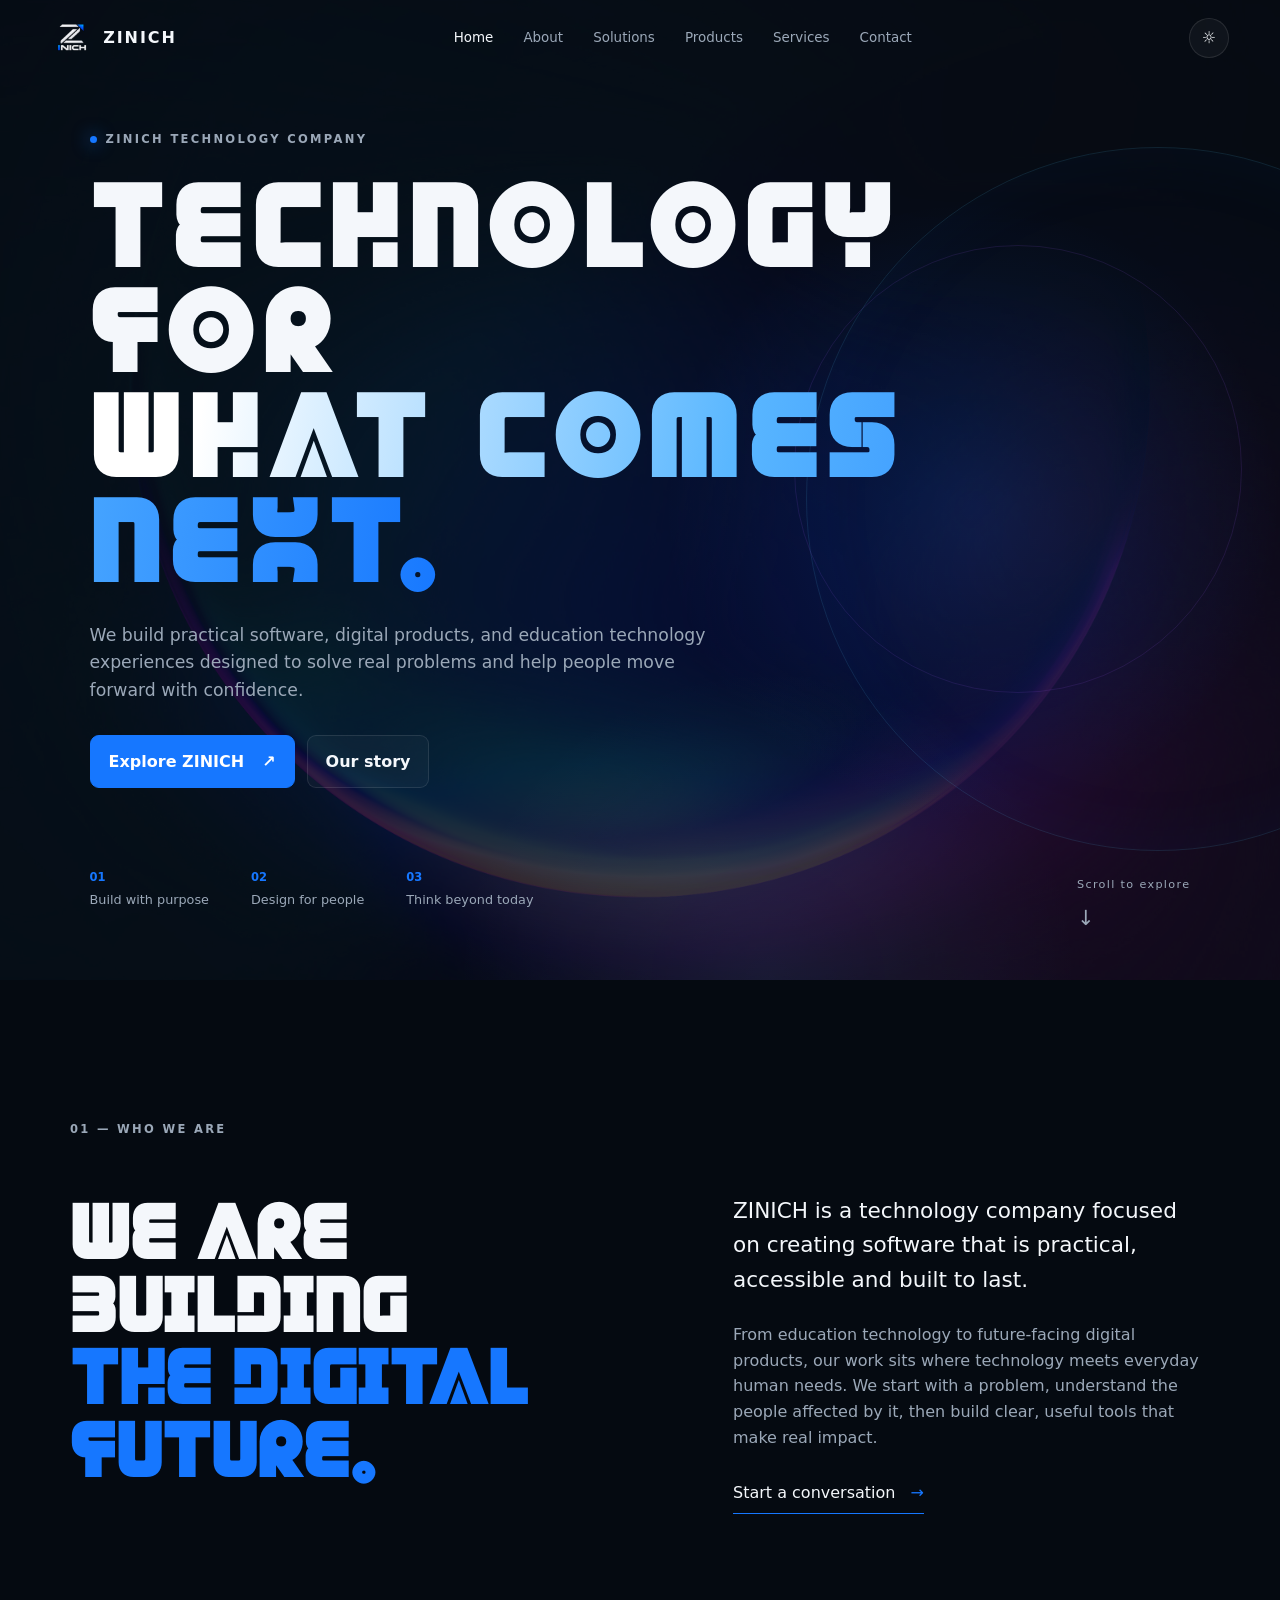
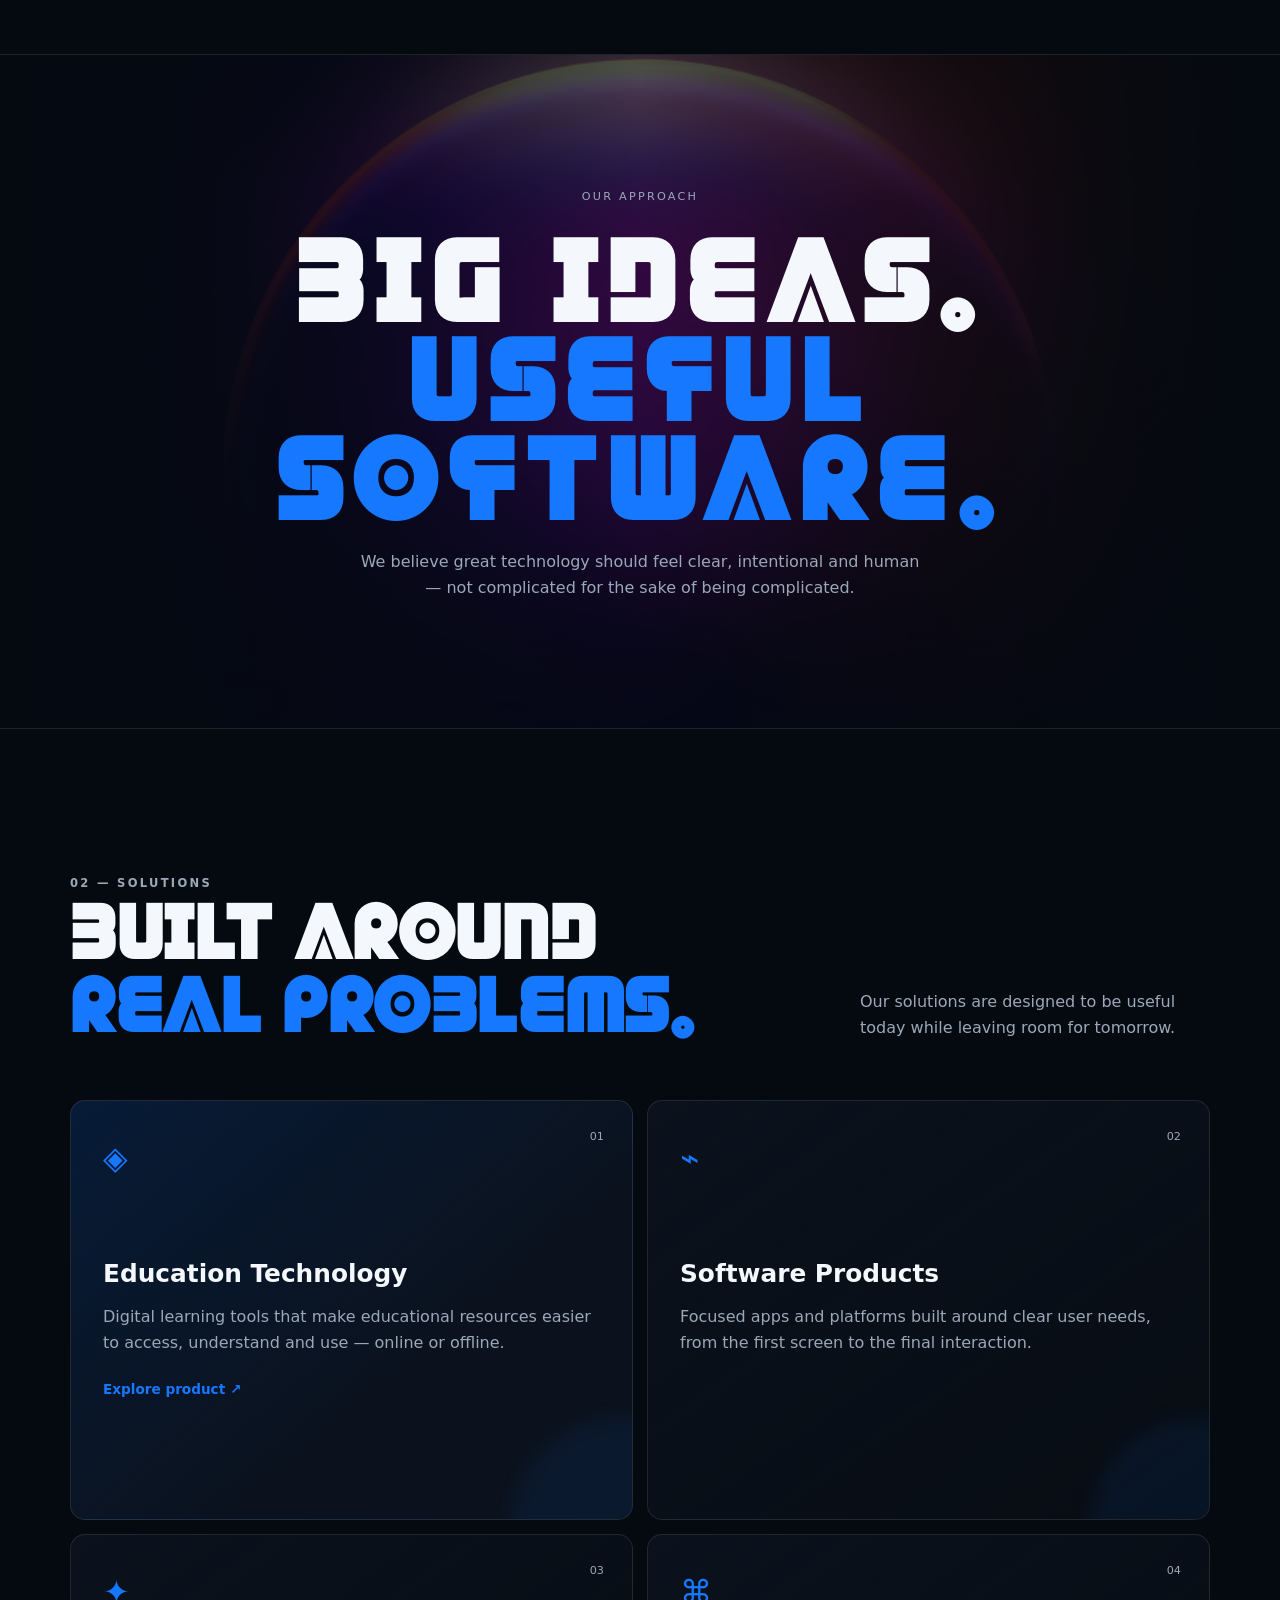
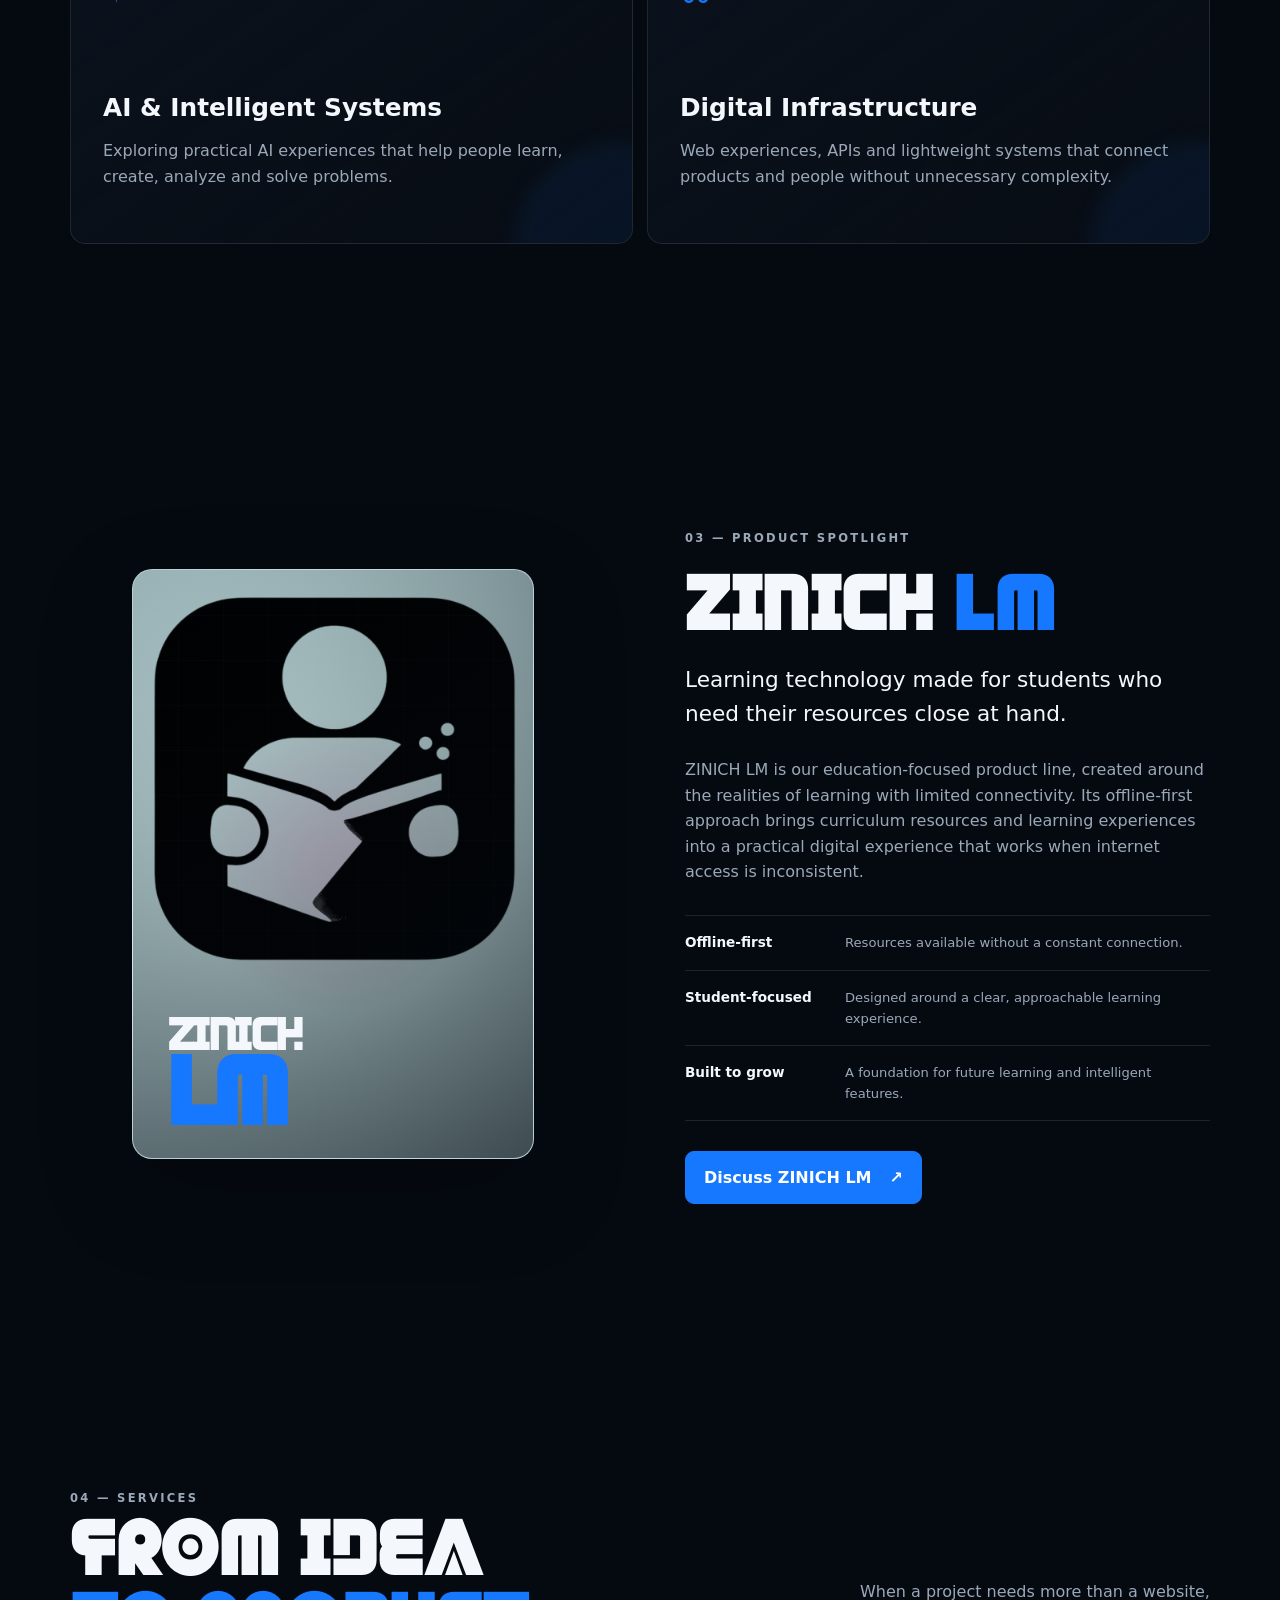
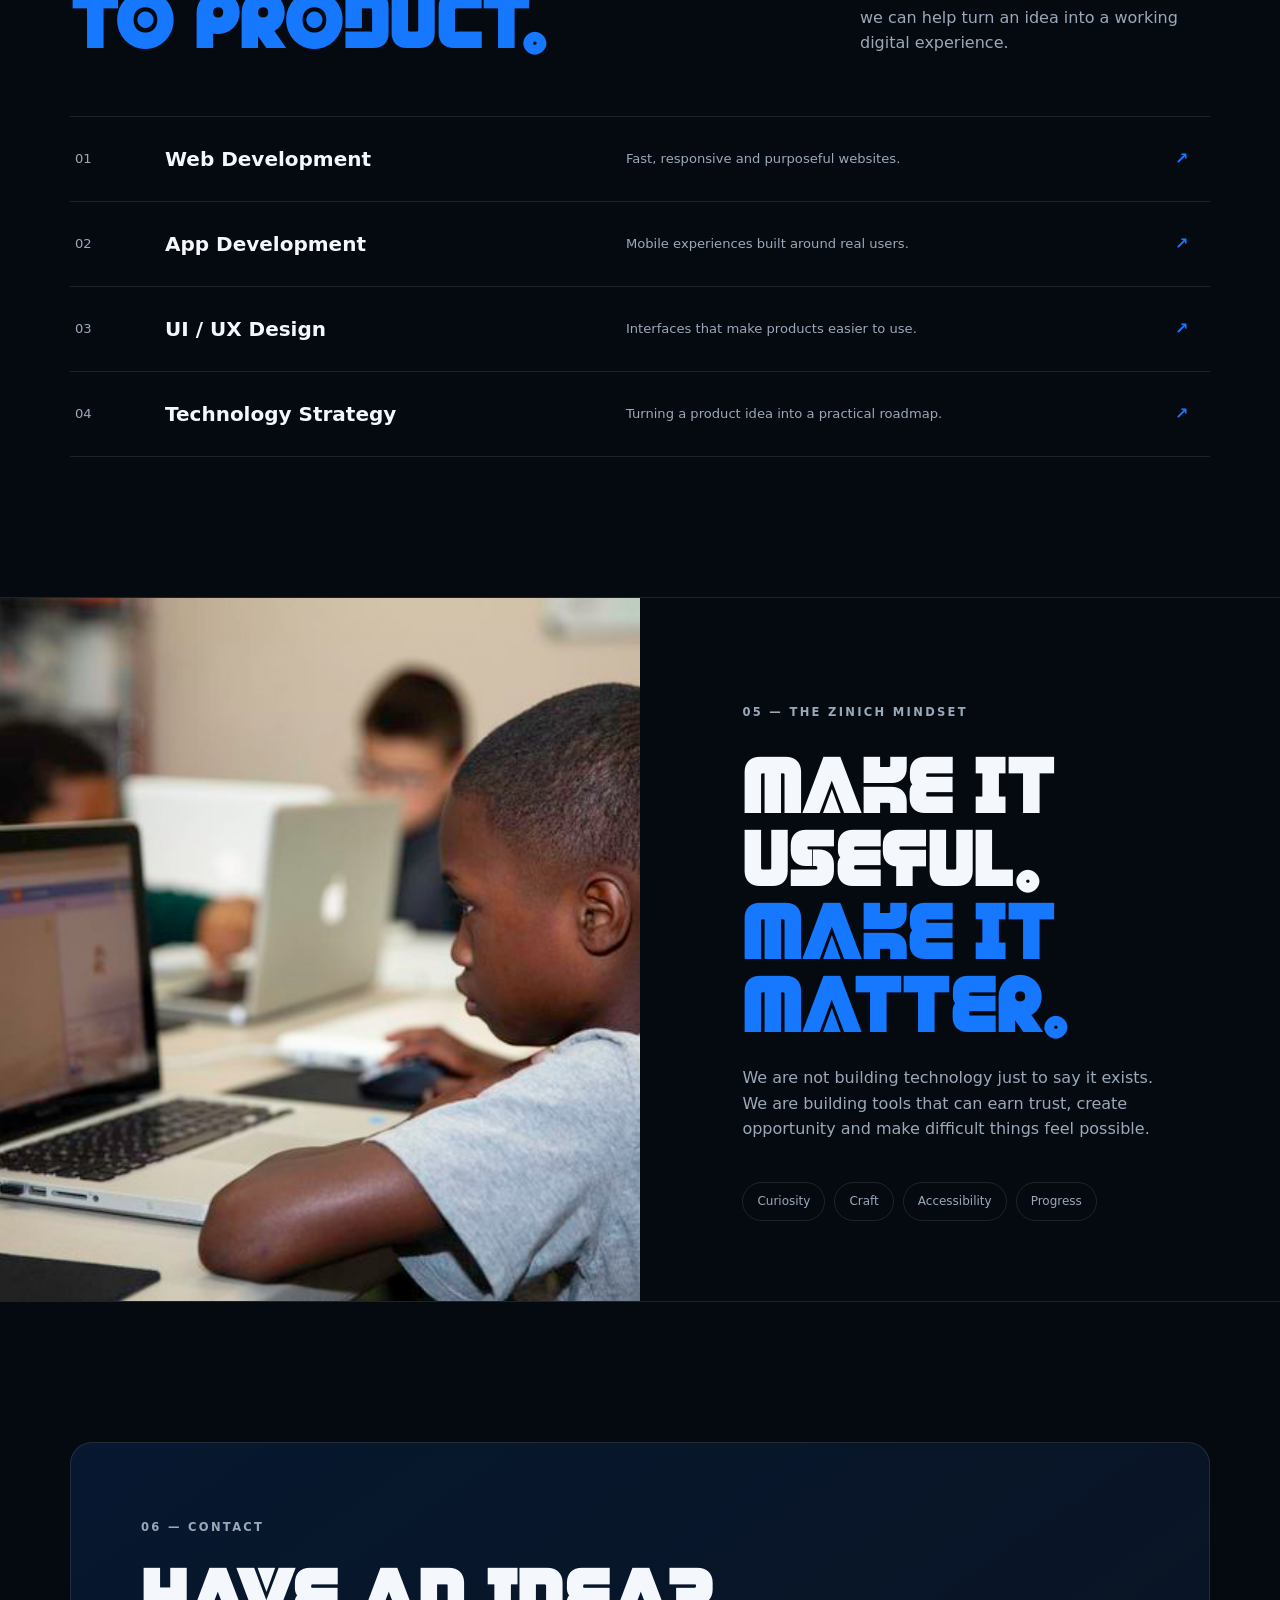
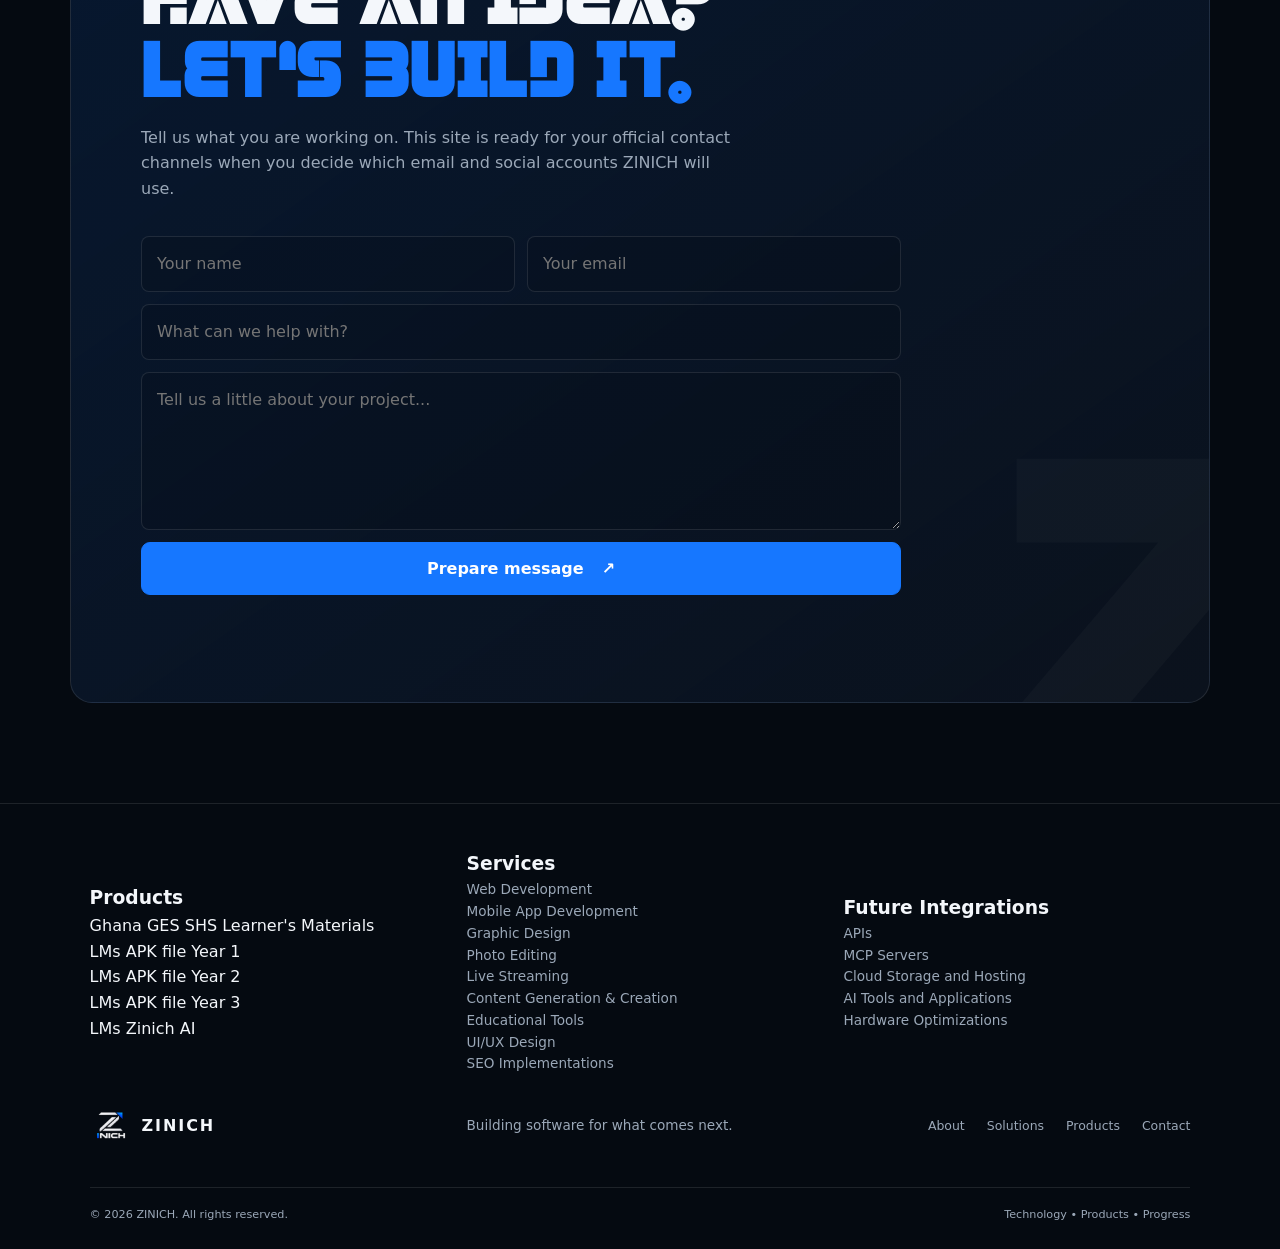
<file: index.html>
<!doctype html>
<html lang="en">
<head>
  <meta charset="utf-8">
  <meta name="viewport" content="width=device-width, initial-scale=1">
  <meta name="theme-color" content="#07111f">
  <meta name="robots" content="index, follow, max-image-preview:large, max-snippet:-1, max-video-preview:-1">
  <meta name="googlebot" content="index, follow, max-image-preview:large, max-snippet:-1, max-video-preview:-1">
  <meta name="description" content="ZINICH creates software, digital products, education technology, and AI-driven solutions that help people learn, work, and grow with better tools.">
  <meta name="keywords" content="ZINICH, software company, digital products, education technology, AI solutions, web development, app development, product strategy, technology company">
  <meta name="author" content="ZINICH">
  <link rel="canonical" href="https://zinich.vercel.app/">
  <link rel="alternate" href="https://zinich.vercel.app/" hreflang="en">
  <link rel="sitemap" type="application/xml" title="Sitemap" href="https://zinich.vercel.app/sitemap.xml">
  <meta property="og:type" content="website">
  <meta property="og:site_name" content="ZINICH">
  <meta property="og:locale" content="en_US">
  <meta property="og:url" content="https://zinich.vercel.app/">
  <meta property="og:title" content="ZINICH | Software, Digital Products & Education Technology">
  <meta property="og:description" content="ZINICH creates software, digital products, education technology, and AI-driven solutions that help people learn, work, and grow with better tools.">
  <meta property="og:image" content="https://zinich.vercel.app/assets/zLogo.png">
  <meta property="og:image:alt" content="ZINICH logo">
  <meta name="twitter:card" content="summary_large_image">
  <meta name="twitter:title" content="ZINICH | Software, Digital Products & Education Technology">
  <meta name="twitter:description" content="ZINICH creates software, digital products, education technology, and AI-driven solutions that help people learn, work, and grow with better tools.">
  <meta name="twitter:image" content="https://zinich.vercel.app/assets/zLogo.png">
  <meta name="twitter:image:alt" content="ZINICH logo">
  <meta name="apple-mobile-web-app-capable" content="yes">
  <meta name="apple-mobile-web-app-status-bar-style" content="black-translucent">
  <meta name="apple-mobile-web-app-title" content="ZINICH">
  <link rel="manifest" href="site.webmanifest">
  <link rel="icon" type="image/png" href="assets/zLogo.png" sizes="512x512">
  <link rel="apple-touch-icon" href="assets/zLogo.png">
  <title>ZINICH | Software, Digital Products & Education Technology</title>
  <link rel="stylesheet" href="style.css">
  <script type="application/ld+json">
    {
      "@context": "https://schema.org",
      "@type": "Organization",
      "name": "ZINICH",
      "description": "ZINICH builds practical software, digital products, education technology and AI-driven solutions for real-world impact.",
      "url": "https://zinich.vercel.app/",
      "logo": "https://zinich.vercel.app/assets/zLogo.png",
      "areaServed": "Worldwide",
      "sameAs": [],
      "foundingDate": "2024"
    }
  </script>
  <meta name="google-site-verification" content="ZpnrbhbXljYJRLoBLAt3hIDau0e5AIREHx92kC2630I" />
  
</head>
<body>
  <div class="scroll-progress" id="scrollProgress"></div>

  <header class="site-header" id="siteHeader">
    <a class="brand" href="#home" aria-label="ZINICH home">
      <img src="assets/zLogo.png" alt="ZINICH logo">
      <span>ZINICH</span>
    </a>

    <nav class="desktop-nav" aria-label="Primary navigation">
      <a class="active" href="#home">Home</a>
      <a href="#about">About</a>
      <a href="#solutions">Solutions</a>
      <a href="#products">Products</a>
      <a href="#services">Services</a>
      <a href="#contact">Contact</a>
    </nav>

    <div class="header-actions">
      <button class="icon-btn" id="themeToggle" type="button" aria-label="Toggle theme">☼</button>
      <button class="menu-btn" id="menuBtn" type="button" aria-label="Open menu" aria-expanded="false">
        <span></span><span></span><span></span>
      </button>
    </div>
  </header>

  <div class="mobile-menu" id="mobileMenu">
    <a href="#home">Home</a><a href="#about">About</a><a href="#solutions">Solutions</a>
    <a href="#products">Products</a><a href="#services">Services</a><a href="#contact">Contact</a>
  </div>

  <main>
    <section class="hero" id="home">
      <div class="hero-glow"></div>
      <div class="hero-content reveal">
        <div class="eyebrow"><span class="pulse"></span> ZINICH TECHNOLOGY COMPANY</div>
        <h1>Technology for<br><span>what comes next.</span></h1>
        <p>We build practical software, digital products, and education technology experiences designed to solve real problems and help people move forward with confidence.</p>
        <div class="hero-actions">
          <a class="btn primary" href="#solutions">Explore ZINICH <span>↗</span></a>
          <a class="btn ghost" href="#about">Our story</a>
        </div>
        <div class="hero-meta">
          <div><strong>01</strong><span>Build with purpose</span></div>
          <div><strong>02</strong><span>Design for people</span></div>
          <div><strong>03</strong><span>Think beyond today</span></div>
        </div>
      </div>
      <div class="hero-orb orb-one"></div>
      <div class="hero-orb orb-two"></div>
      <div class="scroll-cue">Scroll to explore <span>↓</span></div>
    </section>

    <section class="intro section reveal" id="about">
      <div class="section-kicker">01 — WHO WE ARE</div>
      <div class="intro-grid">
        <h2>We are building<br><em>the digital future.</em></h2>
        <div>
          <p class="lead">ZINICH is a technology company focused on creating software that is practical, accessible and built to last.</p>
          <p>From education technology to future-facing digital products, our work sits where technology meets everyday human needs. We start with a problem, understand the people affected by it, then build clear, useful tools that make real impact.</p>
          <a class="text-link" href="#contact">Start a conversation <span>→</span></a>
        </div>
      </div>
    </section>

    <section class="statement">
      <div class="statement-bg"></div>
      <div class="statement-inner reveal">
        <span>OUR APPROACH</span>
        <h2>Big ideas.<br><span>Useful software.</span></h2>
        <p>We believe great technology should feel clear, intentional and human — not complicated for the sake of being complicated.</p>
      </div>
    </section>

    <section class="section" id="solutions">
      <div class="section-heading reveal">
        <div><span class="section-kicker">02 — SOLUTIONS</span><h2>Built around<br><em>real problems.</em></h2></div>
        <p>Our solutions are designed to be useful today while leaving room for tomorrow.</p>
      </div>

      <div class="solution-grid">
        <article class="solution-card large reveal">
          <div class="card-number">01</div>
          <div class="card-icon">◈</div>
          <h3>Education Technology</h3>
          <p>Digital learning tools that make educational resources easier to access, understand and use — online or offline.</p>
          <a href="#products">Explore product <span>↗</span></a>
        </article>
        <article class="solution-card reveal">
          <div class="card-number">02</div>
          <div class="card-icon">⌁</div>
          <h3>Software Products</h3>
          <p>Focused apps and platforms built around clear user needs, from the first screen to the final interaction.</p>
        </article>
        <article class="solution-card reveal">
          <div class="card-number">03</div>
          <div class="card-icon">✦</div>
          <h3>AI & Intelligent Systems</h3>
          <p>Exploring practical AI experiences that help people learn, create, analyze and solve problems.</p>
        </article>
        <article class="solution-card wide reveal">
          <div class="card-number">04</div>
          <div class="card-icon">⌘</div>
          <h3>Digital Infrastructure</h3>
          <p>Web experiences, APIs and lightweight systems that connect products and people without unnecessary complexity.</p>
        </article>
      </div>
    </section>

    <section class="product-section section" id="products">
      <div class="product-visual reveal">
        <div class="visual-frame">
          <div class="visual-grid"></div>
          <div class="product-badge">ZINICH<br><b>LM</b></div>
          <img src="./image.png" alt="ZINICH LM learning app" loading="lazy" height="400" width="400">
        </div>
      </div>
      <div class="product-copy reveal">
        <span class="section-kicker">03 — PRODUCT SPOTLIGHT</span>
        <h2>ZINICH <span>LM</span></h2>
        <p class="lead">Learning technology made for students who need their resources close at hand.</p>
        <p>ZINICH LM is our education-focused product line, created around the realities of learning with limited connectivity. Its offline-first approach brings curriculum resources and learning experiences into a practical digital experience that works when internet access is inconsistent.</p>
        <div class="product-points">
          <div><b>Offline-first</b><span>Resources available without a constant connection.</span></div>
          <div><b>Student-focused</b><span>Designed around a clear, approachable learning experience.</span></div>
          <div><b>Built to grow</b><span>A foundation for future learning and intelligent features.</span></div>
        </div>
        <a class="btn primary" href="#contact">Discuss ZINICH LM <span>↗</span></a>
      </div>
    </section>

    <section class="section services" id="services">
      <div class="section-heading reveal">
        <div><span class="section-kicker">04 — SERVICES</span><h2>From idea<br><em>to product.</em></h2></div>
        <p>When a project needs more than a website, we can help turn an idea into a working digital experience.</p>
      </div>
      <div class="service-list">
        <div class="service-row reveal"><span>01</span><h3>Web Development</h3><p>Fast, responsive and purposeful websites.</p><b>↗</b></div>
        <div class="service-row reveal"><span>02</span><h3>App Development</h3><p>Mobile experiences built around real users.</p><b>↗</b></div>
        <div class="service-row reveal"><span>03</span><h3>UI / UX Design</h3><p>Interfaces that make products easier to use.</p><b>↗</b></div>
        <div class="service-row reveal"><span>04</span><h3>Technology Strategy</h3><p>Turning a product idea into a practical roadmap.</p><b>↗</b></div>
      </div>
    </section>

    <section class="vision">
      <div class="vision-image"></div>
      <div class="vision-copy reveal">
        <span class="section-kicker">05 — THE ZINICH MINDSET</span>
        <h2>Make it useful.<br><em>Make it matter.</em></h2>
        <p>We are not building technology just to say it exists. We are building tools that can earn trust, create opportunity and make difficult things feel possible.</p>
        <div class="values">
          <span>Curiosity</span><span>Craft</span><span>Accessibility</span><span>Progress</span>
        </div>
      </div>
    </section>

    <section class="contact section" id="contact">
      <div class="contact-panel reveal">
        <span class="section-kicker">06 — CONTACT</span>
        <h2>Have an idea?<br><em>Let's build it.</em></h2>
        <p>Tell us what you are working on. This site is ready for your official contact channels when you decide which email and social accounts ZINICH will use.</p>
        <form id="contactForm">
          <div class="form-row"><input name="name" type="text" placeholder="Your name" required><input name="email" type="email" placeholder="Your email" required></div>
          <input name="subject" type="text" placeholder="What can we help with?" required>
          <textarea name="message" rows="5" placeholder="Tell us a little about your project..." required></textarea>
          <button class="btn primary" type="submit">Prepare message <span>↗</span></button>
          <div class="form-note" id="formNote" aria-live="polite"></div>
        </form>
      </div>
    </section>
  </main>

  <footer class="footer">
    <div class="footer-main">

      <div class="product-links">
        <h3>Products</h3>
        <ul>
          <li><a href="https://gh-shs-y2-lm-download-page.vercel.app/">Ghana GES SHS Learner's Materials</a></li>
          <li><a href="https://gh-shs-y2-lm-download-page.vercel.app/#apps">LMs APK file Year 1</a></li>
          <li><a href="https://gh-shs-y2-lm-download-page.vercel.app/#apps">LMs APK file Year 2</a></li>
          <li><a href="https://gh-shs-y2-lm-download-page.vercel.app/#apps">LMs APK file Year 3</a></li>
          <li><a href="https://gh-lm-zinich.vercel.app/">LMs Zinich AI</a></li>
        </ul>
      </div>

      <div class="services">
        <h3>Services</h3>
        <ul>
          <li><p>Web Development</p></li>
          <li><p>Mobile App Development</p></li>
          <li><p>Graphic Design</p></li>
          <li><p>Photo Editing</p></li>
          <li><p>Live Streaming</p></li>
          <li><p>Content Generation &amp; Creation</p></li>
          <li><p>Educational Tools</p></li>
          <li><p>UI/UX Design</p></li>
          <li><p>SEO Implementations</p></li>
        </ul>
      </div>

      <div class="beta-features">
        <h3>Future Integrations</h3>
        <ul>
          <li><p>APIs</p></li>
          <li><p>MCP Servers</p></li>
          <li><p>Cloud Storage and Hosting</p></li>
          <li><p>AI Tools and Applications</p></li>
          <li><p>Hardware Optimizations</p></li>
        </ul>
      </div>

      <a class="brand" href="#home"><img src="assets/zLogo.png" alt=""><span>ZINICH</span></a>
      <p>Building software for what comes next.</p>
      <div class="footer-links"><a href="#about">About</a><a href="#solutions">Solutions</a><a href="#products">Products</a><a href="#contact">Contact</a></div>
    </div>
    <div class="footer-bottom"><span>© <span id="year"></span> ZINICH. All rights reserved.</span><span>Technology • Products • Progress</span></div>
  </footer>

  <script src="main.js"></script>
</body>
</html>
</file>
<file: style.css>
@font-face {
    font-family: Zinich;
    src: url("assets/fonts/font.otf") format("opentype");
    font-display: swap ;
}

:root {
    --bg: #050a11;
    --surface: #0b121d;
    --surface2: #101a28;
    --text: #f4f7fb;
    --muted: #9ba8b8;
    --blue: #1677ff;
    --cyan: #4cc9ff;
    --line: rgba(255, 255, 255, .1);
    --max: 1200px;
    --ease: cubic-bezier(.2, .8, .2, 1);
    --spacing: .1rem;
}

[data-theme=light] {
    --bg: #f5f8fc;
    --surface: #fff;
    --surface2: #eaf0f7;
    --text: #0b1320;
    --muted: #5e6b7b;
    --line: rgba(10, 30, 50, .12)
}

* {
    box-sizing: border-box;
    margin: 0;
    padding: 0
}

html {
    scroll-behavior: smooth
}

body {
    background: var(--bg);
    color: var(--text);
    font-family: Inter, system-ui, -apple-system, BlinkMacSystemFont, "Segoe UI", sans-serif;
    line-height: 1.6;
    overflow-x: hidden
}
li {
    list-style: none;
}

ul {
    list-style: none;
}

a {
    color: inherit;
    text-decoration: none
}
a:hover{
    text-decoration-line: underline;
    text-decoration-color: #fff;
    color: #1677ff;
}

button,
input,
textarea {
    font: inherit
}

.scroll-progress {
    position: fixed;
    top: 0;
    left: 0;
    height: 3px;
    width: 0;
    background: linear-gradient(90deg, var(--blue), var(--cyan));
    z-index: 3000
}

.site-header {
    height: 76px;
    position: fixed;
    top: 0;
    left: 0;
    right: 0;
    z-index: 2000;
    display: flex;
    align-items: center;
    justify-content: space-between;
    padding: 0 4vw;
    border-bottom: 1px solid transparent;
    transition: .35s var(--ease)
}

.site-header.scrolled {
    background: rgba(5, 10, 17, .78);
    backdrop-filter: blur(18px);
    border-color: var(--line)
}

[data-theme=light] .site-header.scrolled {
    background: rgba(245, 248, 252, .8)
}

.brand {
    display: flex;
    align-items: center;
    gap: 10px;
    font-weight: 800;
    letter-spacing: .12em
}

.brand img {
    width: 42px;
    height: 42px;
    object-fit: contain
}

.desktop-nav {
    display: flex;
    gap: 30px;
    font-size: .84rem;
    color: var(--muted)
}

.desktop-nav a {
    transition: .25s
}

.desktop-nav a:hover,
.desktop-nav a.active {
    color: var(--text)
}

.header-actions {
    display: flex;
    gap: 10px;
    align-items: center
}

.icon-btn,
.menu-btn {
    border: 1px solid var(--line);
    background: rgba(255, 255, 255, .04);
    color: var(--text);
    width: 40px;
    height: 40px;
    border-radius: 50%;
    cursor: pointer
}

.menu-btn {
    display: none;
    border-radius: 10px
}

.menu-btn span {
    display: block;
    width: 17px;
    height: 1.5px;
    background: currentColor;
    margin: 4px auto
}

.mobile-menu {
    display: none;
    position: fixed;
    top: 76px;
    left: 12px;
    right: 12px;
    padding: 15px;
    background: rgba(8, 15, 25, .96);
    backdrop-filter: blur(20px);
    border: 1px solid var(--line);
    border-radius: 16px;
    z-index: 1900
}

.mobile-menu.open {
    display: grid
}

.mobile-menu a {
    padding: 13px;
    border-radius: 10px;
    color: var(--muted)
}

.mobile-menu a:hover {
    background: var(--surface2);
    color: var(--text)
}

.hero {
    min-height: 100svh;
    position: relative;
    display: flex;
    align-items: center;
    padding: 130px 7vw 70px;
    overflow: hidden;
    background: radial-gradient(circle at 76% 52%, rgba(22, 119, 255, .16), transparent 28%), radial-gradient(circle at 60% 100%, rgba(76, 201, 255, .08), transparent 25%), var(--bg)
}

.hero:after {
    content: "";
    position: absolute;
    inset: 0;
    background: url("img101.jpg") center/cover;
    opacity: .18;
    mix-blend-mode: screen
}

.hero-content {
    position: relative;
    z-index: 2;
    max-width: 850px
}

.eyebrow,
.section-kicker {
    font-size: .72rem;
    letter-spacing: .2em;
    font-weight: 700;
    color: var(--muted)
}

.eyebrow {
    display: flex;
    align-items: center;
    gap: 9px;
    margin-bottom: 24px
}

.pulse {
    width: 7px;
    height: 7px;
    border-radius: 50%;
    background: var(--blue);
    box-shadow: 0 0 18px var(--blue)
}

.hero h1 {
    font-family: Zinich, Inter, sans-serif;
    font-size: clamp(4rem, 9vw, 8.7rem);
    line-height: .91;
    letter-spacing: .1em;
    max-width: 1000px
}

.hero h1 span {
    background: linear-gradient(100deg, #fff 10%, #5ab7ff 55%, #1677ff);
    -webkit-background-clip: text;
    background-clip: text;
    color: transparent
}

.hero p {
    max-width: 650px;
    margin: 30px 0;
    color: var(--muted);
    font-size: 1.08rem
}

.hero-actions {
    display: flex;
    gap: 12px;
    flex-wrap: wrap
}

.btn {
    display: inline-flex;
    align-items: center;
    justify-content: center;
    gap: 18px;
    border: 1px solid var(--line);
    border-radius: 9px;
    padding: 13px 18px;
    cursor: pointer;
    transition: .3s var(--ease);
    font-weight: 700
}

.btn.primary {
    background: var(--blue);
    border-color: var(--blue);
    color: white
}

.btn.primary:hover {
    transform: translateY(-2px);
    box-shadow: 0 12px 30px rgba(22, 119, 255, .25)
}

.btn.ghost {
    background: rgba(255, 255, 255, .03)
}

.btn.ghost:hover {
    background: var(--surface2)
}

.hero-meta {
    display: flex;
    gap: 42px;
    margin-top: 80px
}

.hero-meta div {
    display: grid;
    gap: 3px
}

.hero-meta strong {
    font-size: .72rem;
    color: var(--blue)
}

.hero-meta span {
    font-size: .8rem;
    color: var(--muted)
}

.scroll-cue {
    position: absolute;
    right: 7vw;
    bottom: 45px;
    z-index: 2;
    font-size: .7rem;
    color: var(--muted);
    letter-spacing: .12em
}

.scroll-cue span {
    display: block;
    margin-top: 8px;
    font-size: 1.3rem
}

.hero-orb {
    position: absolute;
    border: 1px solid rgba(76, 201, 255, .13);
    border-radius: 50%;
    z-index: 1
}

.orb-one {
    width: 55vw;
    height: 55vw;
    right: -18vw;
    top: 15%;
    box-shadow: inset 0 0 80px rgba(22, 119, 255, .05)
}

.orb-two {
    width: 35vw;
    height: 35vw;
    right: 3vw;
    top: 25%;
    border-color: rgba(160, 90, 255, .12)
}

.section {
    max-width: var(--max);
    margin: auto;
    padding: 140px 30px
}

.intro-grid {
    display: grid;
    grid-template-columns: 1.1fr .9fr;
    gap: 80px;
    margin-top: 55px
}

.intro h2,
.section-heading h2,
.product-copy h2,
.vision-copy h2,
.contact h2 {
    font-family: Zinich, Inter, sans-serif;
    font-size: clamp(3rem, 6vw, 6rem);
    line-height: .95;
    letter-spacing: var(--spacing);
}

.intro h2 em,
.section-heading h2 em,
.vision-copy h2 em,
.contact h2 em {
    font-style: normal;
    color: var(--blue)
}

.lead {
    font-size: 1.35rem;
    color: var(--text);
    margin-bottom: 25px
}

.intro-grid p:not(.lead),
.product-copy>p:not(.lead),
.vision-copy>p {
    color: var(--muted)
}

.text-link {
    display: inline-flex;
    gap: 15px;
    margin-top: 30px;
    padding-bottom: 7px;
    border-bottom: 1px solid var(--blue);
    color: var(--text)
}

.text-link span {
    color: var(--blue)
}

.statement {
    position: relative;
    min-height: 75vh;
    display: grid;
    place-items: center;
    overflow: hidden;
    border-block: 1px solid var(--line)
}

.statement-bg {
    position: absolute;
    inset: 0;
    background: url("img33.jpg") center/cover;
    opacity: .28
}

.statement-bg:after {
    content: "";
    position: absolute;
    inset: 0;
    background: linear-gradient(90deg, var(--bg), transparent 50%, var(--bg))
}

.statement-inner {
    position: relative;
    text-align: center;
    max-width: 850px;
    padding: 60px 25px
}

.statement-inner>span {
    font-size: .7rem;
    letter-spacing: .2em;
    color: var(--muted)
}

.statement h2 {
    font-family: Zinich, Inter, sans-serif;
    font-size: clamp(4rem, 9vw, 8.5rem);
    line-height: .86;
    letter-spacing: .1em;
    margin: 22px 0
}

.statement h2 span {
    color: var(--blue)
}

.statement p {
    max-width: 570px;
    margin: auto;
    color: var(--muted)
}

.section-heading {
    display: flex;
    align-items: end;
    justify-content: space-between;
    gap: 50px;
    margin-bottom: 60px
}

.section-heading>p {
    max-width: 350px;
    color: var(--muted)
}

.solution-grid {
    display: grid;
    grid-template-columns: repeat(2, 1fr);
    gap: 14px
}

.solution-card {
    min-height: 310px;
    border: 1px solid var(--line);
    background: linear-gradient(145deg, var(--surface), rgba(255, 255, 255, .01));
    padding: 32px;
    border-radius: 15px;
    position: relative;
    overflow: hidden;
    transition: .35s var(--ease)
}

.solution-card:hover {
    transform: translateY(-5px);
    border-color: rgba(22, 119, 255, .4)
}

.solution-card:after {
    content: "";
    position: absolute;
    width: 220px;
    height: 220px;
    border-radius: 50%;
    right: -100px;
    bottom: -120px;
    background: rgba(22, 119, 255, .08);
    filter: blur(10px)
}

.solution-card.large {
    min-height: 420px;
    background: linear-gradient(140deg, rgba(22, 119, 255, .16), var(--surface) 65%)
}

.solution-card.wide {
    min-height: 270px
}

.card-number {
    position: absolute;
    right: 28px;
    top: 27px;
    font-size: .7rem;
    color: var(--muted)
}

.card-icon {
    font-size: 2rem;
    color: var(--blue);
    margin-bottom: 70px
}

.solution-card h3 {
    font-size: 1.55rem;
    margin-bottom: 10px
}

.solution-card p {
    max-width: 520px;
    color: var(--muted)
}

.solution-card a {
    display: inline-block;
    margin-top: 24px;
    color: var(--blue);
    font-size: .85rem;
    font-weight: 700
}

.product-section {
    display: grid;
    grid-template-columns: 1fr 1fr;
    gap: 90px;
    align-items: center;
    justify-items: center;
}

.visual-frame {
    height: 590px;
    position: relative;
    border-radius: 20px;
    overflow: hidden;
    background: radial-gradient(circle, #ede6f6 0%, #dcfafa 42%, #aac5c8 100%);
    border: 1px solid var(--line);
    box-shadow: 0 30px 90px rgba(0, 0, 0, .25)
}

.visual-frame:after {
    content: "";
    position: absolute;
    inset: 0;
    background: linear-gradient(145deg, rgba(4, 10, 18, .1), rgba(4, 10, 18, .65))
}

.visual-grid {
    position: absolute;
    inset: 0;
    background-image: linear-gradient(rgba(255, 255, 255, .05) 1px, transparent 1px), linear-gradient(90deg, rgba(255, 255, 255, .05) 1px, transparent 1px);
    background-size: 45px 45px;
    opacity: .35
}

.product-badge {
    position: absolute;
    z-index: 2;
    left: 35px;
    bottom: 30px;
    font-family: Zinich, Inter, sans-serif;
    font-size: 3rem;
    line-height: .8;
    letter-spacing: -.05em
}

.product-badge b {
    font-size: 6rem;
    color: var(--blue)
}

.floating-tag {
    position: absolute;
    z-index: 3;
    border: 1px solid rgba(255, 255, 255, .18);
    background: rgba(5, 10, 17, .55);
    backdrop-filter: blur(12px);
    border-radius: 50px;
    padding: 9px 14px;
    font-size: .65rem;
    letter-spacing: .12em
}

.tag-a {
    top: 30px;
    left: 30px
}

.tag-b {
    right: 25px;
    top: 70px
}

.product-copy h2 {
    margin: 15px 0 25px
}

.product-copy h2 span {
    color: var(--blue)
}

.product-points {
    border-top: 1px solid var(--line);
    margin: 30px 0
}

.product-points div {
    display: grid;
    grid-template-columns: 140px 1fr;
    padding: 16px 0;
    border-bottom: 1px solid var(--line);
    gap: 20px
}

.product-points b {
    font-size: .85rem
}

.product-points span {
    font-size: .82rem;
    color: var(--muted)
}

.service-list {
    border-top: 1px solid var(--line)
}

.service-row {
    display: grid;
    grid-template-columns: 70px 1fr 1.2fr 30px;
    align-items: center;
    gap: 20px;
    padding: 26px 5px;
    border-bottom: 1px solid var(--line);
    transition: .25s
}

.service-row:hover {
    padding-left: 15px;
    background: linear-gradient(90deg, rgba(22, 119, 255, .07), transparent)
}

.service-row>span,
.service-row>p {
    color: var(--muted);
    font-size: .82rem
}

.service-row h3 {
    font-size: 1.25rem
}

.service-row b {
    color: var(--blue)
}

.vision {
    display: grid;
    grid-template-columns: 1fr 1fr;
    min-height: 680px;
    border-block: 1px solid var(--line)
}

.vision-image {
    background: url("./assets//1.jpeg") no-repeat center/cover;
    min-height: 500px;
}

.vision-copy {
    padding: 100px 8vw 80px
}

.vision-copy h2 {
    margin: 25px 0
}

.values {
    display: flex;
    flex-wrap: wrap;
    gap: 9px;
    margin-top: 40px
}

.values span {
    border: 1px solid var(--line);
    border-radius: 50px;
    padding: 9px 14px;
    font-size: .75rem;
    color: var(--muted)
}

.contact {
    padding-bottom: 100px
}

.contact-panel {
    background: linear-gradient(145deg, rgba(22, 119, 255, .13), var(--surface));
    border: 1px solid var(--line);
    border-radius: 22px;
    padding: 70px;
    position: relative;
    overflow: hidden
}

.contact-panel:after {
    content: "Z";
    font-family: Zinich;
    position: absolute;
    right: -70px;
    bottom: -150px;
    font-size: 30rem;
    line-height: 1;
    color: rgba(255, 255, 255, .025);
    pointer-events: none
}

.contact h2 {
    margin: 20px 0
}

.contact p {
    max-width: 600px;
    color: var(--muted);
    margin-bottom: 35px
}

.contact form {
    max-width: 760px;
    display: grid;
    gap: 12px;
    position: relative;
    z-index: 2
}

.form-row {
    display: grid;
    grid-template-columns: 1fr 1fr;
    gap: 12px
}

.contact input,
.contact textarea {
    width: 100%;
    border: 1px solid var(--line);
    background: rgba(0, 0, 0, .12);
    color: var(--text);
    border-radius: 8px;
    padding: 14px 15px;
    outline: none;
    resize: vertical
}

.contact input:focus,
.contact textarea:focus {
    border-color: var(--blue)
}

.form-note {
    min-height: 1.5em;
    margin-top: 6px;
    color: var(--muted);
    font-size: .8rem
}

.contact small {
    color: var(--muted);
    font-size: .72rem
}

.contact code {
    color: var(--blue)
}

.footer {
    border-top: 1px solid var(--line);
    padding: 45px 7vw 25px
}

.footer-main {
    display: grid;
    grid-template-columns: 1fr 1fr 1fr;
    align-items: center;
    gap: 30px
}

.footer-main p {
    color: var(--muted);
    font-size: .85rem
}

.footer-links {
    display: flex;
    justify-content: flex-end;
    gap: 22px;
    font-size: .78rem;
    color: var(--muted)
}

.footer-links a:hover {
    color: var(--text)
}

.footer-bottom {
    display: flex;
    justify-content: space-between;
    border-top: 1px solid var(--line);
    margin-top: 40px;
    padding-top: 18px;
    color: var(--muted);
    font-size: .7rem
}

.reveal {
    opacity: 0;
    transform: translateY(25px);
    transition: opacity .8s var(--ease), transform .8s var(--ease)
}

.reveal.visible {
    opacity: 1;
    transform: none
}

@media(max-width:850px) {
    .desktop-nav {
        display: none
    }

    .menu-btn {
        display: block
    }

    .hero {
        padding-left: 6vw;
        padding-right: 6vw
    }

    .hero h1 {
        font-size: clamp(3.6rem, 14vw, 6rem)
    }

    .hero-meta {
        gap: 20px;
        margin-top: 55px
    }

    .scroll-cue {
        display: none
    }

    .section {
        padding: 95px 20px
    }

    .intro-grid,
    .product-section,
    .vision {
        grid-template-columns: 1fr;
        gap: 45px
    }

    .intro-grid {
        margin-top: 35px
    }

    .section-heading {
        display: block
    }

    .section-heading>p {
        margin-top: 25px
    }

    .solution-grid {
        grid-template-columns: 1fr
    }

    .solution-card.large,
    .solution-card {
        min-height: 300px
    }

    .visual-frame {
        height: 470px
    }

    .vision-image {
        min-height: 400px
    }

    .vision-copy {
        padding: 80px 20px
    }

    .contact-panel {
        padding: 45px 25px
    }

    .footer-main {
        grid-template-columns: 1fr
    }

    .footer-links {
        justify-content: flex-start;
        flex-wrap: wrap
    }

    .footer-bottom {
        display: grid;
        gap: 8px
    }

    .service-row {
        grid-template-columns: 45px 1fr 25px
    }

    .service-row p {
        grid-column: 2
    }

    .service-row b {
        grid-column: 3;
        grid-row: 1
    }

    .form-row {
        grid-template-columns: 1fr
    }
}

@media(max-width:520px) {
    .brand span {
        display: none
    }

    .hero {
        min-height: 92svh
    }

    .hero p {
        font-size: .98rem
    }

    .hero-meta {
        display: none
    }

    .statement {
        min-height: 65vh
    }

    .statement h2 {
        font-size: 3.8rem
    }

    .product-points div {
        grid-template-columns: 1fr;
        gap: 4px
    }

    .visual-frame {
        height: 390px
    }

    .product-badge {
        font-size: 2.2rem
    }

    .product-badge b {
        font-size: 4.5rem
    }

    .footer {
        padding-inline: 20px
    }
}
</file>
